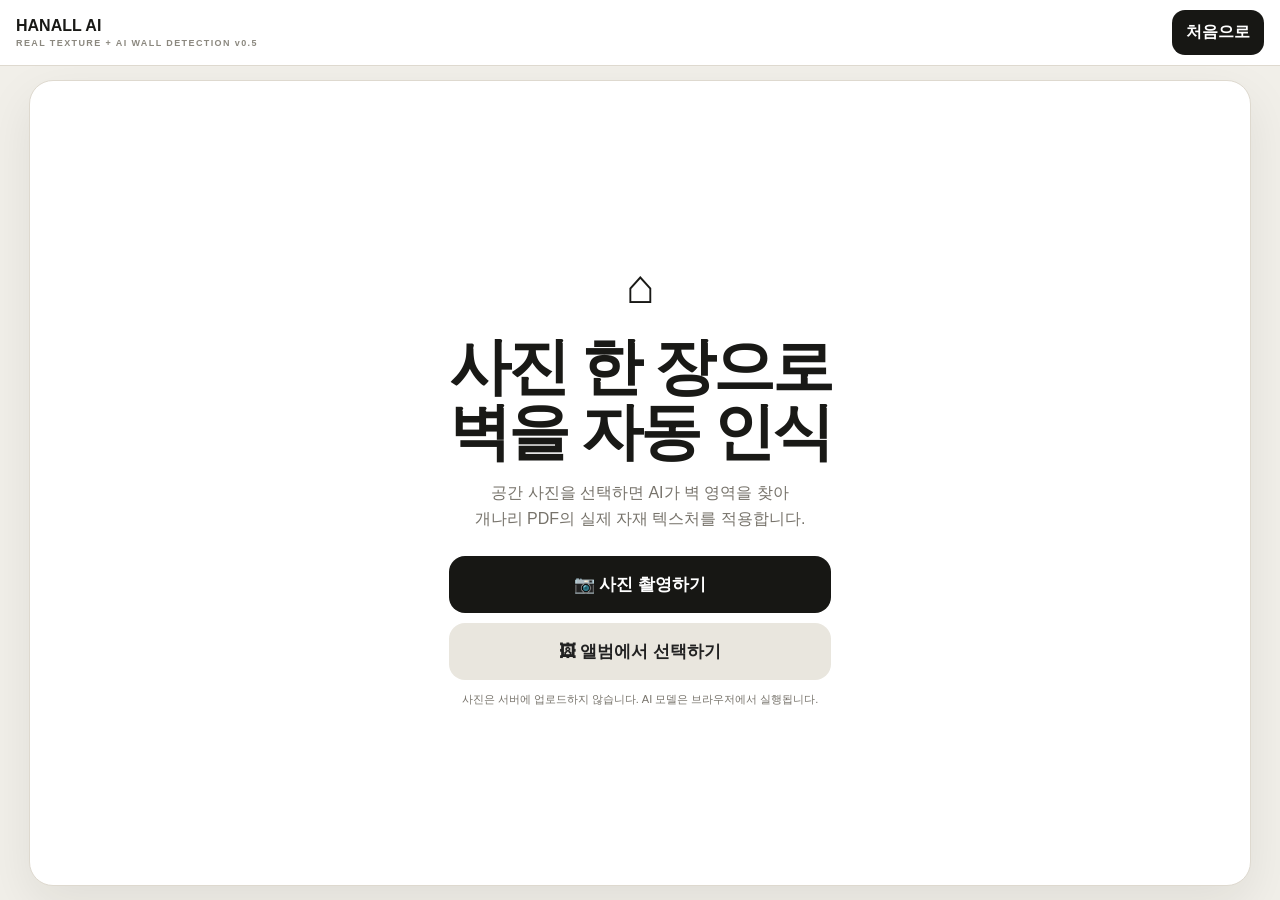
<file: index.html>
<!doctype html>
<html lang="ko">
<head>
<meta charset="utf-8">
<meta name="viewport" content="width=device-width,initial-scale=1,viewport-fit=cover">
<meta name="theme-color" content="#151513">
<title>HANALL AI - AI 벽 자동 인식</title>
<style>
:root{font-family:Arial,"Noto Sans KR",sans-serif;--bg:#f1efe9;--ink:#191916;--muted:#77736b;--line:#ded9cf;--dark:#171714}
*{box-sizing:border-box}body{margin:0;background:var(--bg);color:var(--ink)}button,input{font:inherit}
header{height:66px;background:#fff;border-bottom:1px solid var(--line);display:flex;align-items:center;justify-content:space-between;padding:0 16px;position:sticky;top:0;z-index:20}
.brand{font-weight:900}.brand small{display:block;font-size:9px;color:#8b887f;letter-spacing:1.4px;margin-top:3px}
header button,.btn{border:0;border-radius:13px;padding:12px 14px;font-weight:800}.dark{background:var(--dark);color:#fff}.light{background:#e9e6de;color:#222}
main{max-width:1250px;margin:auto;padding:14px}.card{background:#fff;border:1px solid var(--line);border-radius:24px;overflow:hidden;box-shadow:0 18px 50px rgba(25,25,15,.08)}
.start{min-height:calc(100vh - 96px);display:grid;place-items:center;text-align:center;padding:34px}.start h1{font-size:clamp(34px,8vw,62px);letter-spacing:-3px;line-height:1.05;margin:20px 0 12px}.start p{color:var(--muted);line-height:1.65}.actions{display:grid;gap:10px;max-width:410px;margin:24px auto 0}.actions button{padding:17px;border:0;border-radius:16px;font-weight:800;font-size:17px}
.editor{display:none}.editor.show{display:grid;grid-template-columns:310px 1fr;min-height:calc(100vh - 96px)}
.side{padding:15px;border-right:1px solid var(--line);overflow:auto}.side h2{font-size:18px;margin:4px 0}.side p{font-size:12px;color:var(--muted);line-height:1.55;margin:5px 0 14px}
.materials{display:grid;grid-template-columns:1fr 1fr;gap:9px}.material{padding:0;border:1px solid var(--line);border-radius:13px;overflow:hidden;background:#fff;text-align:left}.material.selected{outline:3px solid #151513}.material img{display:block;width:100%;height:78px;object-fit:cover}.material b{display:block;padding:8px 8px 2px;font-size:12px}.material small{display:block;padding:0 8px 9px;color:var(--muted)}
.workspace{display:grid;grid-template-rows:auto 1fr auto;min-width:0}.toolbar{padding:12px;border-bottom:1px solid var(--line);display:flex;gap:8px;flex-wrap:wrap}.stage-wrap{background:#d7d4cd;display:grid;place-items:center;padding:14px;min-height:60vh}.stage{position:relative;width:min(100%,1000px);aspect-ratio:4/3;background:#bbb;border-radius:16px;overflow:hidden;box-shadow:0 16px 45px rgba(0,0,0,.17)}#room,#canvas{position:absolute;inset:0;width:100%;height:100%;object-fit:contain;background:#aaa}#canvas{background:transparent;touch-action:none}
.hint{position:absolute;left:50%;top:12px;transform:translateX(-50%);background:rgba(0,0,0,.76);color:#fff;padding:9px 12px;border-radius:999px;font-size:11px;pointer-events:none;white-space:nowrap;max-width:92%;overflow:hidden;text-overflow:ellipsis}
.bottom{padding:12px;border-top:1px solid var(--line);font-size:12px;color:var(--muted)}.privacy{font-size:11px;color:var(--muted);margin-top:12px}.hidden{display:none!important}
.ai-status{margin:0 0 14px;padding:11px 12px;border-radius:13px;background:#f4f1e9;font-size:12px;line-height:1.5}.ai-status strong{display:block;margin-bottom:3px}.loader{height:7px;border-radius:999px;background:#ded9cf;overflow:hidden;margin-top:8px}.loader span{display:block;width:35%;height:100%;background:#171714;animation:move 1.1s infinite ease-in-out}@keyframes move{0%{transform:translateX(-110%)}100%{transform:translateX(310%)}}
@media(max-width:850px){main{padding:7px}.card{border-radius:17px}.editor.show{display:flex;flex-direction:column}.side{order:2;border-right:0;border-top:1px solid var(--line)}.workspace{order:1}.stage-wrap{min-height:52vh;padding:7px}.materials{grid-template-columns:repeat(2,1fr)}}
</style>
</head>
<body>
<header><div class="brand">HANALL AI<small>REAL TEXTURE + AI WALL DETECTION v0.5</small></div><button id="reset" class="dark">처음으로</button></header>
<main><section class="card">
<div id="start" class="start"><div><div style="font-size:48px">⌂</div><h1>사진 한 장으로<br>벽을 자동 인식</h1><p>공간 사진을 선택하면 AI가 벽 영역을 찾아<br>개나리 PDF의 실제 자재 텍스처를 적용합니다.</p><div class="actions"><button id="cameraBtn" class="dark">📷 사진 촬영하기</button><button id="albumBtn" class="light">🖼 앨범에서 선택하기</button></div><div class="privacy">사진은 서버에 업로드하지 않습니다. AI 모델은 브라우저에서 실행됩니다.</div></div></div>

<div id="editor" class="editor">
<aside class="side">
<h2>개나리 57231 컬렉션</h2>
<p>PDF에서 추출한 실제 샘플 이미지입니다.</p>
<div id="aiStatus" class="ai-status"><strong>AI 준비</strong><span id="aiText">사진을 올리면 벽을 자동 분석합니다.</span><div id="loader" class="loader hidden"><span></span></div></div>
<div id="materials" class="materials"></div>
</aside>
<section class="workspace">
<div class="toolbar">
<button id="aiBtn" class="btn dark">AI 벽 자동 인식</button>
<button id="areaBtn" class="btn light">수동 4점 보정</button>
<button id="beforeBtn" class="btn light">원본 보기</button>
<button id="afterBtn" class="btn light">적용 보기</button>
<button id="saveBtn" class="btn light">결과 저장</button>
<button id="changeBtn" class="btn light">사진 변경</button>
</div>
<div class="stage-wrap"><div class="stage"><img id="room" alt="공간 사진"><canvas id="canvas"></canvas><div id="hint" class="hint">사진을 선택하면 AI 분석이 자동 시작됩니다</div></div></div>
<div class="bottom"><strong id="selectedLabel">57231-1</strong> · AI 벽 마스크 적용 · 실패 시 수동 보정 가능</div>
</section>
</div>
</section></main>
<input id="cameraInput" class="hidden" type="file" accept="image/*" capture="environment">
<input id="albumInput" class="hidden" type="file" accept="image/*">

<script type="module">
const products=[
{code:'57231-1',src:'assets/textures/57231-1.jpg'},{code:'57231-2',src:'assets/textures/57231-2.jpg'},
{code:'57231-3',src:'assets/textures/57231-3.jpg'},{code:'57231-4',src:'assets/textures/57231-4.jpg'},
{code:'57231-5',src:'assets/textures/57231-5.jpg'},{code:'57231-6',src:'assets/textures/57231-6.jpg'},
{code:'57231-7',src:'assets/textures/57231-7.jpg'}];

const start=document.getElementById('start'),editor=document.getElementById('editor'),room=document.getElementById('room'),
canvas=document.getElementById('canvas'),ctx=canvas.getContext('2d'),hint=document.getElementById('hint'),
aiText=document.getElementById('aiText'),loader=document.getElementById('loader');

let selected=products[0],texture=new Image(),points=[],manual=false,showAfter=true;
let wallMask=null,segmenter=null,modelLoading=false,currentDataUrl='';

function renderMaterials(){
 const box=document.getElementById('materials');box.innerHTML='';
 products.forEach(p=>{
   const b=document.createElement('button');
   b.className='material '+(p.code===selected.code?'selected':'');
   b.innerHTML=`<img src="${p.src}" alt="${p.code}"><b>${p.code}</b><small>GNI 개나리</small>`;
   b.onclick=()=>{selected=p;loadTexture();renderMaterials();document.getElementById('selectedLabel').textContent=p.code};
   box.appendChild(b);
 });
}
function loadTexture(){texture=new Image();texture.onload=draw;texture.src=selected.src}
function openPicker(input){input.value='';input.click()}

function setStatus(title,text,loading=false){
 document.querySelector('#aiStatus strong').textContent=title;
 aiText.textContent=text;
 loader.classList.toggle('hidden',!loading);
}

async function loadPhoto(file){
 if(!file)return;
 const r=new FileReader();
 r.onload=e=>{
   currentDataUrl=e.target.result;
   room.src=currentDataUrl;
   room.onload=async()=>{
     canvas.width=room.naturalWidth;canvas.height=room.naturalHeight;
     points=[];wallMask=null;manual=false;showAfter=true;
     start.classList.add('hidden');editor.classList.add('show');
     draw();
     await detectWall();
   };
 };
 r.readAsDataURL(file);
}

async function getSegmenter(){
 if(segmenter)return segmenter;
 if(modelLoading) {
   while(modelLoading) await new Promise(r=>setTimeout(r,200));
   return segmenter;
 }
 modelLoading=true;
 setStatus('AI 모델 불러오는 중','최초 1회는 모델 다운로드 때문에 시간이 걸릴 수 있습니다.',true);
 try{
   const { pipeline, env } = await import('https://cdn.jsdelivr.net/npm/@huggingface/transformers@3.7.2');
   env.allowLocalModels=false;
   segmenter=await pipeline('image-segmentation','Xenova/segformer-b0-finetuned-ade-512-512',{
     progress_callback:(p)=>{
       if(p.status==='progress' && p.total){
         const pct=Math.round((p.loaded/p.total)*100);
         aiText.textContent=`AI 모델 다운로드 ${pct}%`;
       }
     }
   });
   return segmenter;
 } finally {modelLoading=false}
}

async function detectWall(){
 if(!currentDataUrl)return;
 manual=false;points=[];wallMask=null;draw();
 hint.textContent='AI가 벽을 찾는 중입니다...';
 setStatus('AI 분석 중','벽, 바닥, 천장과 가구를 구분하고 있습니다.',true);
 try{
   const seg=await getSegmenter();
   const result=await seg(currentDataUrl,{subtask:'semantic'});
   const walls=result.filter(x=>String(x.label).toLowerCase().includes('wall'));
   if(!walls.length) throw new Error('벽 클래스를 찾지 못했습니다.');
   wallMask=mergeMasks(walls.map(x=>x.mask),canvas.width,canvas.height);
   const coverage=maskCoverage(wallMask);
   if(coverage<0.03) throw new Error('인식된 벽 영역이 너무 작습니다.');
   setStatus('벽 자동 인식 완료',`벽 영역 약 ${Math.round(coverage*100)}%를 인식했습니다. 자재를 선택해 비교하세요.`,false);
   hint.textContent='AI 벽 인식 완료 · 필요하면 수동 4점 보정을 사용하세요';
   draw();
 }catch(err){
   console.error(err);
   wallMask=makeFallbackMask(canvas.width,canvas.height);
   setStatus('간편 자동 인식 적용','AI 모델 실행이 어렵거나 벽을 찾지 못해 기본 실내 벽 영역을 적용했습니다. 수동 보정으로 정확하게 수정할 수 있습니다.',false);
   hint.textContent='자동 추정 적용 · 정확하지 않으면 수동 4점 보정';
   draw();
 }
}

function mergeMasks(masks,w,h){
 const off=document.createElement('canvas');off.width=w;off.height=h;
 const c=off.getContext('2d');c.fillStyle='#000';c.fillRect(0,0,w,h);
 for(const m of masks){
   const mw=m.width,mh=m.height,data=m.data;
   const tmp=document.createElement('canvas');tmp.width=mw;tmp.height=mh;
   const tc=tmp.getContext('2d'),img=tc.createImageData(mw,mh);
   for(let i=0;i<mw*mh;i++){
     const v=data[i*(m.channels||1)]>0?255:0;
     img.data[i*4]=img.data[i*4+1]=img.data[i*4+2]=255;img.data[i*4+3]=v;
   }
   tc.putImageData(img,0,0);c.drawImage(tmp,0,0,w,h);
 }
 return c.getImageData(0,0,w,h);
}

function makeFallbackMask(w,h){
 const off=document.createElement('canvas');off.width=w;off.height=h;
 const c=off.getContext('2d');
 c.fillStyle='#000';c.fillRect(0,0,w,h);
 c.fillStyle='#fff';
 c.beginPath();c.moveTo(w*.04,h*.06);c.lineTo(w*.96,h*.06);c.lineTo(w*.91,h*.73);c.lineTo(w*.09,h*.73);c.closePath();c.fill();
 return c.getImageData(0,0,w,h);
}

function maskCoverage(mask){
 let n=0;for(let i=3;i<mask.data.length;i+=4)if(mask.data[i]>20 || mask.data[i-3]>20)n++;
 return n/(mask.width*mask.height);
}

function draw(){
 ctx.clearRect(0,0,canvas.width,canvas.height);
 if(showAfter && texture.complete){
   if(manual && points.length===4) drawTexturePolygon();
   else if(wallMask) drawTextureMask();
 }
 if(manual) drawManualPoints();
}

function textureLayer(){
 const layer=document.createElement('canvas');layer.width=canvas.width;layer.height=canvas.height;
 const c=layer.getContext('2d');
 const scale=Math.max(.5,canvas.width/1700);
 const pat=c.createPattern(texture,'repeat');
 c.save();c.scale(scale,scale);c.fillStyle=pat;c.fillRect(0,0,layer.width/scale,layer.height/scale);c.restore();
 c.globalCompositeOperation='multiply';c.globalAlpha=.28;c.drawImage(room,0,0,layer.width,layer.height);
 return layer;
}

function drawTextureMask(){
 const layer=textureLayer();
 const maskCanvas=document.createElement('canvas');maskCanvas.width=canvas.width;maskCanvas.height=canvas.height;
 maskCanvas.getContext('2d').putImageData(wallMask,0,0);
 const out=document.createElement('canvas');out.width=canvas.width;out.height=canvas.height;
 const o=out.getContext('2d');o.drawImage(layer,0,0);o.globalCompositeOperation='destination-in';o.drawImage(maskCanvas,0,0);
 ctx.globalAlpha=.9;ctx.drawImage(out,0,0);ctx.globalAlpha=1;
}

function drawTexturePolygon(){
 const layer=textureLayer();
 ctx.save();ctx.beginPath();ctx.moveTo(...points[0]);for(let i=1;i<4;i++)ctx.lineTo(...points[i]);ctx.closePath();ctx.clip();ctx.globalAlpha=.9;ctx.drawImage(layer,0,0);ctx.restore();ctx.globalAlpha=1;
}

function drawManualPoints(){
 ctx.save();ctx.strokeStyle='#ff3b30';ctx.fillStyle='#fff';ctx.lineWidth=Math.max(3,canvas.width/400);
 if(points.length){ctx.beginPath();ctx.moveTo(...points[0]);for(let i=1;i<points.length;i++)ctx.lineTo(...points[i]);ctx.stroke()}
 points.forEach(p=>{ctx.beginPath();ctx.arc(p[0],p[1],Math.max(7,canvas.width/180),0,Math.PI*2);ctx.fill();ctx.stroke()});ctx.restore();
}

canvas.addEventListener('pointerdown',e=>{
 if(!manual)return;
 const r=canvas.getBoundingClientRect(),x=(e.clientX-r.left)*canvas.width/r.width,y=(e.clientY-r.top)*canvas.height/r.height;
 if(points.length>=4)points=[];
 points.push([x,y]);hint.textContent=`벽 모서리 ${points.length}/4 선택`;
 if(points.length===4){hint.textContent='수동 벽 영역 적용 완료';}
 draw();
});

document.getElementById('aiBtn').onclick=detectWall;
document.getElementById('areaBtn').onclick=()=>{manual=true;points=[];showAfter=true;hint.textContent='벽 모서리 4곳을 차례로 눌러주세요';setStatus('수동 보정','네 점으로 벽 영역을 직접 지정합니다.',false);draw()};
document.getElementById('beforeBtn').onclick=()=>{showAfter=false;draw()};
document.getElementById('afterBtn').onclick=()=>{showAfter=true;draw()};
document.getElementById('saveBtn').onclick=()=>{
 const out=document.createElement('canvas');out.width=canvas.width;out.height=canvas.height;
 const c=out.getContext('2d');c.drawImage(room,0,0,out.width,out.height);c.drawImage(canvas,0,0);
 const a=document.createElement('a');a.download=`HANALL_${selected.code}.jpg`;a.href=out.toDataURL('image/jpeg',.94);a.click();
};
function reset(){editor.classList.remove('show');start.classList.remove('hidden');room.removeAttribute('src');points=[];wallMask=null;currentDataUrl=''}
document.getElementById('reset').onclick=reset;
document.getElementById('cameraBtn').onclick=()=>openPicker(cameraInput);
document.getElementById('albumBtn').onclick=()=>openPicker(albumInput);
document.getElementById('changeBtn').onclick=()=>openPicker(albumInput);
cameraInput.onchange=e=>loadPhoto(e.target.files[0]);
albumInput.onchange=e=>loadPhoto(e.target.files[0]);
renderMaterials();loadTexture();
</script>
</body></html>
</file>
